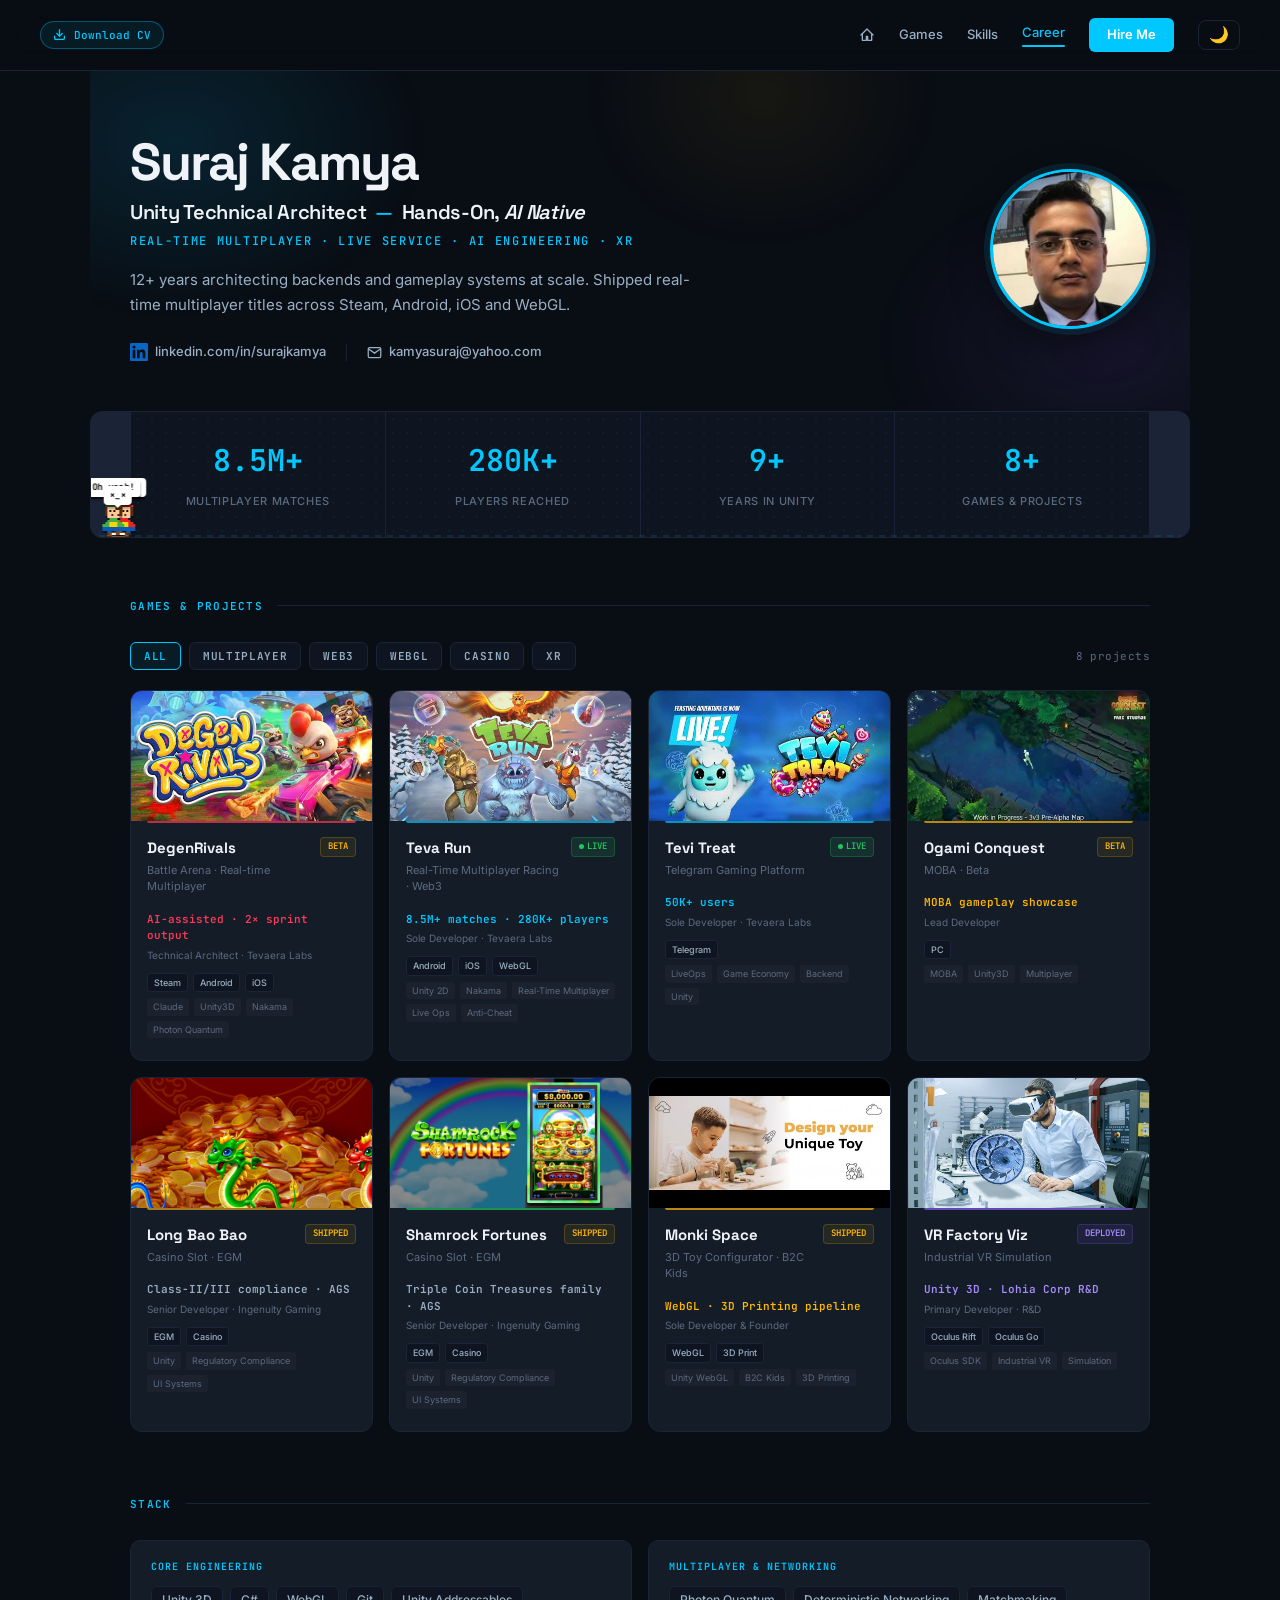
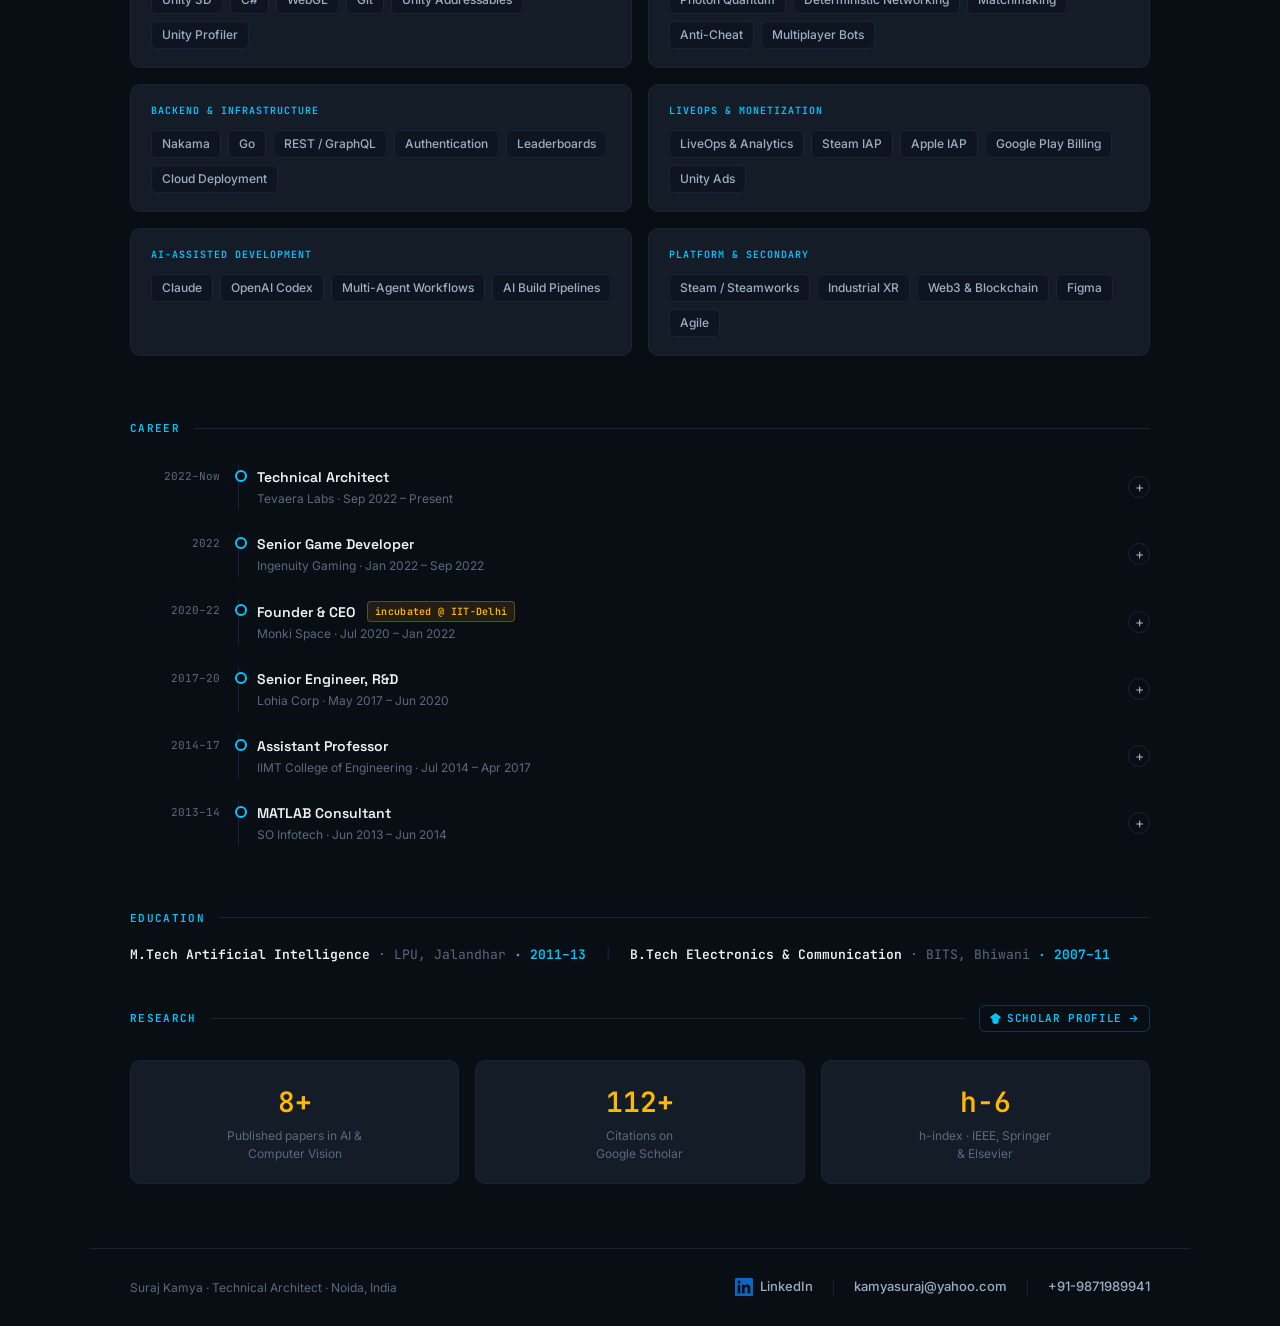
<file: index.html>
<!DOCTYPE html>
<html lang="en" data-theme="dark">
<head>
<meta charset="UTF-8">
<meta name="viewport" content="width=device-width, initial-scale=1.0">
<title>Suraj Kamya — Technical Architect</title>
<meta name="description" content="Suraj Kamya — Technical Architect building real-time multiplayer & live-service games. 9+ years in Unity, Photon Quantum, Nakama, AI engineering.">
<link rel="canonical" href="https://kamyasuraj.github.io/portfolio/">
<meta property="og:type" content="website">
<meta property="og:url" content="https://kamyasuraj.github.io/portfolio/">
<meta property="og:title" content="Suraj Kamya — Technical Architect">
<meta property="og:description" content="9+ years in Unity. Real-time multiplayer & live-service games with Photon Quantum, Nakama, AI engineering.">
<meta property="og:image" content="https://kamyasuraj.github.io/portfolio/assets/og.png">
<meta property="og:image:width" content="1200">
<meta property="og:image:height" content="630">
<meta property="og:image:alt" content="Suraj Kamya — Technical Architect — Unity · Photon Quantum · Nakama · AI Engineering">
<meta name="twitter:card" content="summary_large_image">
<meta name="twitter:title" content="Suraj Kamya — Technical Architect">
<meta name="twitter:description" content="9+ years in Unity. Real-time multiplayer & live-service games with Photon Quantum, Nakama, AI engineering.">
<meta name="twitter:image" content="https://kamyasuraj.github.io/portfolio/assets/og.png">
<link rel="preconnect" href="https://fonts.googleapis.com">
<link rel="preconnect" href="https://fonts.gstatic.com" crossorigin>
<link rel="stylesheet" href="https://fonts.googleapis.com/css2?family=Space+Grotesk:wght@400;500;600;700&family=Inter:wght@400;500&family=JetBrains+Mono:wght@400;600&display=swap">
<script type="application/ld+json">
{
  "@context": "https://schema.org",
  "@type": "Person",
  "name": "Suraj Kamya",
  "givenName": "Suraj",
  "familyName": "Kamya",
  "jobTitle": "Technical Architect",
  "description": "Hands-on AI Native Unity Technical Architect. 9+ years in Unity, building real-time multiplayer and live-service games with Photon Quantum, Nakama and backend infrastructure.",
  "url": "https://kamyasuraj.github.io/portfolio/",
  "image": "https://kamyasuraj.github.io/portfolio/assets/og.png",
  "email": "mailto:kamyasuraj@yahoo.com",
  "telephone": "+91-9871989941",
  "sameAs": [
    "https://linkedin.com/in/surajkamya",
    "https://scholar.google.com/citations?hl=en&user=75t6XhMAAAAJ",
    "https://github.com/kamyasuraj"
  ],
  "knowsAbout": [
    "Unity 3D", "C#", "Photon Quantum", "Nakama", "Go",
    "Real-time Multiplayer", "Deterministic Networking", "Matchmaking",
    "Live Service", "LiveOps", "Backend Infrastructure",
    "WebGL", "Web3", "AI Engineering", "Computer Vision"
  ],
  "alumniOf": [
    { "@type": "CollegeOrUniversity", "name": "Lovely Professional University", "department": "M.Tech Artificial Intelligence" },
    { "@type": "CollegeOrUniversity", "name": "BITS Bhiwani", "department": "B.Tech Electronics & Communication" }
  ],
  "address": {
    "@type": "PostalAddress",
    "addressLocality": "Noida",
    "addressRegion": "Uttar Pradesh",
    "addressCountry": "IN"
  }
}
</script>
<link rel="icon" type="image/svg+xml" href="data:image/svg+xml,%3Csvg xmlns='http://www.w3.org/2000/svg' viewBox='0 0 24 24' fill='%2300C8FF'%3E%3Cpath d='M17.32 5H6.68a4 4 0 0 0-3.978 3.59c-.006.052-.01.101-.017.152C2.604 9.416 2 14.456 2 16a3 3 0 0 0 3 3c1 0 1.5-.5 2-1l1.414-1.414A2 2 0 0 1 9.828 16h4.344a2 2 0 0 1 1.414.586L17 18c.5.5 1 1 2 1a3 3 0 0 0 3-3c0-1.545-.604-6.584-.685-7.258A4 4 0 0 0 17.32 5z'/%3E%3Cg fill='%230F1520'%3E%3Crect x='6' y='10.25' width='4' height='1.5' rx='.5'/%3E%3Crect x='7.25' y='9' width='1.5' height='4' rx='.5'/%3E%3Ccircle cx='15' cy='12' r='.9'/%3E%3Ccircle cx='17' cy='10' r='.9'/%3E%3C/g%3E%3C/svg%3E">
<style>
  *{margin:0;padding:0;box-sizing:border-box}
  html{scroll-behavior:smooth;scroll-padding-top:80px}
  [data-theme="dark"]{
    --bg:#090D14;--surface:#0F1520;--card:#141C28;--border:#1A2436;
    --cyan:#00C8FF;--amber:#FFB700;--red:#FF3857;--purple:#8B5CF6;--green:#22C55E;
    --text:#EFF3F8;--muted:#5A6A7E;--soft:#9AAFC4;
    --nav-bg:rgba(9,13,20,.92);--shadow:rgba(0,0,0,.45);--chip-bg:#0F1520;
  }
  [data-theme="light"]{
    --bg:#F0F4FA;--surface:#FFFFFF;--card:#FFFFFF;--border:#DDE3EE;
    --cyan:#0077CC;--amber:#D97706;--red:#DC2626;--purple:#7C3AED;--green:#16A34A;
    --text:#0F172A;--muted:#64748B;--soft:#334155;
    --nav-bg:rgba(240,244,250,.95);--shadow:rgba(0,0,0,.1);--chip-bg:#F0F4FA;
  }
  body{background:var(--bg);color:var(--text);font-family:'Inter',sans-serif;line-height:1.5;transition:background .3s,color .3s}
  nav{display:flex;justify-content:space-between;align-items:center;padding:18px 40px;border-bottom:1px solid var(--border);position:sticky;top:0;background:var(--nav-bg);backdrop-filter:blur(12px);z-index:100;transition:background .3s}
  .nav-status{display:inline-flex;align-items:center;gap:8px;background:rgba(0,200,255,.08);border:1px solid rgba(0,200,255,.2);color:var(--cyan);font-size:11px;font-weight:500;padding:5px 12px;border-radius:20px;font-family:'JetBrains Mono',monospace;text-decoration:none;transition:background .2s,border-color .2s;white-space:nowrap}
  .nav-status:hover{background:rgba(0,200,255,.15);border-color:rgba(0,200,255,.4)}
  .nav-links{display:flex;gap:24px;align-items:center;margin-left:auto}
  .nav-links a{color:var(--soft);text-decoration:none;font-size:13px;font-weight:500;transition:color .2s}
  .nav-links a:hover{color:var(--text)}
  .nav-home{display:inline-flex;align-items:center;justify-content:center}
  .nav-home:hover{color:var(--cyan)}
  .nav-home svg{display:block}
  .nav-cta{background:var(--cyan)!important;color:#fff!important;padding:7px 18px;border-radius:6px;font-weight:600!important}
  .theme-btn{background:none;border:1px solid var(--border);border-radius:8px;padding:6px 10px;cursor:pointer;font-size:16px;transition:all .2s;color:var(--text);line-height:1}
  .theme-btn:hover{border-color:var(--cyan)}
  .hero{padding:64px 40px 48px;max-width:1100px;margin:0 auto;display:grid;grid-template-columns:1fr auto;gap:40px;align-items:center}
  .hero-left{max-width:580px}
  .pulse-dot{width:7px;height:7px;background:var(--cyan);border-radius:50%;animation:pulse-glow 2s infinite;display:inline-block;flex-shrink:0}
  @keyframes pulse-glow{0%,100%{opacity:1;box-shadow:0 0 0 0 rgba(0,200,255,.4)}50%{opacity:.6;box-shadow:0 0 0 6px rgba(0,200,255,0)}}
  @keyframes pulse-glow-green{0%,100%{opacity:1;box-shadow:0 0 0 0 rgba(34,197,94,.4)}50%{opacity:.6;box-shadow:0 0 0 5px rgba(34,197,94,0)}}
  h1{font-family:'Space Grotesk',sans-serif;font-size:52px;font-weight:700;line-height:1.05;letter-spacing:-2px;margin-bottom:10px;color:var(--text)}
  .hero-headline{font-family:'Space Grotesk',sans-serif;font-size:20px;font-weight:600;line-height:1.35;margin-bottom:6px;color:var(--text);letter-spacing:-.3px}
  .hero-headline .hl-accent{color:var(--text);font-style:italic;font-weight:600}
  .hero-headline .hl-dash{color:var(--cyan);margin:0 4px;font-weight:500}
  .hero-tagline{font-family:'JetBrains Mono',monospace;font-size:12px;font-weight:500;color:var(--cyan);text-transform:uppercase;letter-spacing:.14em;margin-bottom:18px;opacity:.85}
  .hero-sub{font-size:15px;color:var(--soft);margin-bottom:24px;line-height:1.65}
  .hero-sub strong{color:var(--text);font-weight:600}
  .nav-cv{color:var(--cyan);background:rgba(0,200,255,.08);border-color:rgba(0,200,255,.35)}
  .nav-cv:hover{color:#fff;background:var(--cyan);border-color:var(--cyan);box-shadow:0 4px 14px rgba(0,200,255,.35);transform:translateY(-1px)}
  .nav-cv{transition:all .2s}
  .nav-cv svg{flex-shrink:0}
  .contact-row{display:flex;align-items:center;gap:18px;flex-wrap:wrap}
  .contact-item{display:inline-flex;align-items:center;gap:7px;color:var(--soft);text-decoration:none;font-size:13px;font-weight:500;transition:color .2s}
  .contact-item:hover{color:var(--cyan)}
  .contact-sep{color:var(--border);font-size:14px}
  .li-logo{width:18px;height:18px;flex-shrink:0}
  .hero-photo{position:relative;flex-shrink:0}
  .hero-photo img{width:160px;height:160px;border-radius:50%;object-fit:cover;object-position:center top;border:3px solid var(--cyan);box-shadow:0 0 0 6px rgba(0,200,255,.1),0 16px 40px var(--shadow);display:block}
  .stats-bar{display:grid;grid-template-columns:repeat(4,1fr);gap:1px;background:var(--border);border:1px solid var(--border);border-radius:12px;overflow:hidden;max-width:1100px;margin:0 auto 60px;padding:0 40px}
  .stat-item{background:var(--surface);padding:26px 20px;text-align:center;transition:background .3s}
  .stat-val{font-family:'JetBrains Mono',monospace;font-size:30px;font-weight:600;color:var(--cyan);margin-bottom:4px;display:block}
  .stat-label{font-size:11px;color:var(--muted);font-weight:500;text-transform:uppercase;letter-spacing:.06em}
  .section{max-width:1100px;margin:0 auto;padding:0 40px 64px}
  .sec-header{display:flex;align-items:center;gap:14px;margin-bottom:28px}
  .sec-tag{font-family:'JetBrains Mono',monospace;font-size:11px;color:var(--cyan);font-weight:600;letter-spacing:.12em;text-transform:uppercase}
  .sec-divider{flex:1;height:1px;background:var(--border)}
  .games-grid{display:grid;grid-template-columns:repeat(4,1fr);gap:16px}
  .game-card{background:var(--card);border:1px solid var(--border);border-radius:12px;overflow:hidden;transition:all .25s;cursor:pointer;text-decoration:none;color:inherit;display:flex;flex-direction:column}
  .game-card:hover{transform:translateY(-4px);box-shadow:0 10px 36px var(--shadow);border-color:var(--accent-color)}
  .card-thumb{width:100%;height:130px;overflow:hidden;position:relative;flex-shrink:0}
  .card-thumb img{width:100%;height:100%;object-fit:cover;transition:transform .3s}
  .game-card:hover .card-thumb img{transform:scale(1.05)}
  .play-overlay{position:absolute;inset:0;display:flex;align-items:center;justify-content:center;background:rgba(0,0,0,.4);opacity:0;transition:opacity .3s;z-index:2}
  .game-card:hover .play-overlay{opacity:1}
  .play-btn{width:50px;height:50px;background:rgba(255,0,0,.9);border-radius:50%;display:flex;align-items:center;justify-content:center;box-shadow:0 4px 15px rgba(0,0,0,.4);transition:transform .2s}
  .game-card:hover .play-btn{transform:scale(1.1)}
  .play-btn::after{content:'';display:block;width:0;height:0;border-style:solid;border-width:9px 0 9px 16px;border-color:transparent transparent transparent #fff;margin-left:3px}
  .video-modal{display:none;position:fixed;inset:0;z-index:1000;align-items:center;justify-content:center;background:rgba(0,0,0,.85);backdrop-filter:blur(6px)}
  .video-modal.active{display:flex}
  .video-modal-content{position:relative;width:90%;max-width:900px;aspect-ratio:16/9;border-radius:12px;overflow:hidden;box-shadow:0 20px 60px rgba(0,0,0,.6)}
  .video-modal-content iframe{width:100%;height:100%;border:none}
  .video-modal-close{position:absolute;top:-40px;right:0;background:none;border:none;color:#fff;font-size:28px;cursor:pointer;padding:4px 10px;border-radius:6px;transition:background .2s}
  .video-modal-close:hover{background:rgba(255,255,255,.1)}
  .video-modal-yt-btn{position:absolute;bottom:-44px;left:50%;transform:translateX(-50%);background:rgba(255,0,0,.9);color:#fff;border:none;padding:8px 18px;border-radius:6px;font-size:13px;font-weight:600;cursor:pointer;display:flex;align-items:center;gap:6px;transition:background .2s;white-space:nowrap}
  .video-modal-yt-btn:hover{background:rgba(255,0,0,1)}
  .card-thumb-grad{display:flex;align-items:center;justify-content:center;height:130px}
  .thumb-icon{font-size:42px;opacity:.8;filter:drop-shadow(0 2px 8px rgba(0,0,0,.5))}
  .card-body{padding:16px;display:flex;flex-direction:column;flex:1;position:relative}
  .card-body::before{content:'';position:absolute;top:0;left:16px;right:16px;height:2px;background:var(--accent-color);border-radius:0 0 2px 2px;opacity:.7}
  .card-header{display:flex;justify-content:space-between;align-items:flex-start;margin-bottom:8px;gap:8px}
  .card-title{font-family:'Space Grotesk',sans-serif;font-size:15px;font-weight:700;margin-bottom:2px;color:var(--text)}
  .card-sub{font-size:11px;color:var(--muted)}
  .status-badge{font-family:'JetBrains Mono',monospace;font-size:9px;font-weight:600;padding:2px 7px;border-radius:4px;white-space:nowrap;display:inline-flex;align-items:center;gap:3px;flex-shrink:0}
  .status-live{background:rgba(34,197,94,.12);color:#22C55E;border:1px solid rgba(34,197,94,.25)}
  .live-dot{width:5px;height:5px;background:#22C55E;border-radius:50%;animation:pulse-glow-green 2s infinite;display:inline-block}
  .status-dev{background:rgba(255,56,87,.1);color:#FF6B7A;border:1px solid rgba(255,56,87,.2)}
  .status-shipped{background:rgba(255,183,0,.08);color:var(--amber);border:1px solid rgba(255,183,0,.2)}
  .card-stat{font-family:'JetBrains Mono',monospace;font-size:11px;margin:8px 0 4px;font-weight:600}
  .card-role{font-size:10px;color:var(--muted);margin-bottom:10px}
  .platform-tags,.card-tags{display:flex;flex-wrap:wrap;gap:5px;margin-bottom:6px}
  .platform-tag{font-size:9px;background:var(--surface);border:1px solid var(--border);color:var(--soft);padding:2px 6px;border-radius:3px;font-weight:500}
  .card-tag{font-size:9px;color:var(--muted);background:rgba(128,128,128,.06);padding:2px 6px;border-radius:3px}
  .skills-grid{display:grid;grid-template-columns:repeat(2,1fr);gap:16px}
  .skill-group{background:var(--card);border:1px solid var(--border);border-radius:10px;padding:18px 20px;transition:background .3s}
  .skill-category{font-family:'JetBrains Mono',monospace;font-size:10px;color:var(--cyan);font-weight:600;letter-spacing:.1em;text-transform:uppercase;margin-bottom:12px}
  .skill-chips{display:flex;flex-wrap:wrap;gap:7px}
  .chip{font-size:12px;padding:4px 10px;border-radius:6px;border:1px solid var(--border);color:var(--soft);background:var(--chip-bg);font-weight:500;transition:all .2s}
  .chip:hover{color:var(--text);border-color:var(--cyan)}
  .timeline{display:flex;flex-direction:column}
  .tl-item{display:grid;grid-template-columns:90px 1px 1fr;gap:0 18px;padding-bottom:22px}
  .tl-item:last-child{padding-bottom:0}
  .tl-year{font-family:'JetBrains Mono',monospace;font-size:11px;color:var(--muted);padding-top:3px;text-align:right}
  .tl-line{background:var(--border);position:relative}
  .tl-line::before{content:'';position:absolute;width:8px;height:8px;background:var(--bg);border:2px solid var(--cyan);border-radius:50%;left:-3.5px;top:5px;transition:background .3s}
  .tl-role{font-size:14px;font-weight:600;margin-bottom:2px;font-family:'Space Grotesk',sans-serif;color:var(--text)}
  .tl-badge{display:inline-block;font-family:'JetBrains Mono',monospace;font-size:10px;font-weight:600;letter-spacing:.03em;color:var(--amber);background:rgba(255,183,0,.1);border:1px solid rgba(255,183,0,.3);padding:2px 7px;border-radius:4px;margin-left:8px;vertical-align:2px;white-space:nowrap}
  .tl-co{font-size:12px;color:var(--muted)}
  .tl-content{width:100%}
  .tl-header{width:100%;display:flex;align-items:center;justify-content:space-between;gap:12px;background:none;border:none;padding:2px 0;margin:0;cursor:pointer;text-align:left;color:inherit;font:inherit;border-radius:6px;transition:background .15s}
  .tl-header:hover{background:rgba(0,200,255,.04)}
  .tl-header:hover .tl-role{color:var(--cyan)}
  .tl-header:focus-visible{outline:2px solid var(--cyan);outline-offset:2px}
  .tl-toggle{display:inline-flex;align-items:center;justify-content:center;width:22px;height:22px;border-radius:50%;border:1px solid var(--border);color:var(--soft);font-size:14px;line-height:1;font-weight:400;flex-shrink:0;transition:transform .25s ease,border-color .2s,color .2s,background .2s}
  .tl-header:hover .tl-toggle{border-color:var(--cyan);color:var(--cyan)}
  .tl-content.expanded .tl-toggle{transform:rotate(45deg);background:var(--cyan);border-color:var(--cyan);color:#fff}
  .tl-details-wrap{display:grid;grid-template-rows:0fr;transition:grid-template-rows .3s ease}
  .tl-content.expanded .tl-details-wrap{grid-template-rows:1fr}
  .tl-details{overflow:hidden;min-height:0}
  .tl-details-inner{padding:14px 0 6px}
  .tl-metric{display:inline-block;font-family:'JetBrains Mono',monospace;font-size:10px;color:var(--cyan);background:rgba(0,200,255,.08);border:1px solid rgba(0,200,255,.2);padding:3px 8px;border-radius:4px;margin-bottom:12px;letter-spacing:.04em;font-weight:600}
  .tl-bullets{list-style:none;padding:0;margin:0 0 14px}
  .tl-bullets li{position:relative;padding-left:16px;font-size:13px;color:var(--soft);line-height:1.6;margin-bottom:8px}
  .tl-bullets li::before{content:'';position:absolute;left:0;top:9px;width:5px;height:5px;background:var(--cyan);border-radius:50%;opacity:.7}
  .tl-bullets li strong{color:var(--text);font-weight:600}
  .tl-stack{display:flex;flex-wrap:wrap;gap:6px}
  .tl-stack .chip{font-size:11px;padding:3px 8px}
  .sec-link{display:inline-flex;align-items:center;gap:6px;font-family:'JetBrains Mono',monospace;font-size:11px;font-weight:600;color:var(--cyan);text-decoration:none;letter-spacing:.06em;text-transform:uppercase;padding:4px 10px;border:1px solid rgba(0,200,255,.25);border-radius:6px;transition:all .2s;white-space:nowrap}
  .sec-link:hover{background:rgba(0,200,255,.08);border-color:var(--cyan);transform:translateX(2px)}
  .sec-link svg{width:11px;height:11px}
  .research-row{display:grid;grid-template-columns:repeat(3,1fr);gap:16px}
  .research-card{background:var(--card);border:1px solid var(--border);border-radius:10px;padding:20px;text-align:center;transition:background .3s}
  .research-val{font-family:'JetBrains Mono',monospace;font-size:28px;color:var(--amber);font-weight:600;margin-bottom:4px}
  .research-lbl{font-size:12px;color:var(--muted);line-height:1.5}
  .footer{border-top:1px solid var(--border);padding:28px 40px;max-width:1100px;margin:0 auto;display:flex;justify-content:space-between;align-items:center;flex-wrap:wrap;gap:16px}
  .footer-left{font-size:12px;color:var(--muted);line-height:1.6}
  .scroll-progress{position:fixed;top:0;left:0;right:0;height:2px;background:linear-gradient(90deg,var(--cyan) 0%,#8B5CF6 100%);transform:scaleX(0);transform-origin:0 50%;z-index:1000;pointer-events:none;will-change:transform;box-shadow:0 0 8px rgba(0,200,255,.5)}
  /* hero stagger-in (#1) */
  @keyframes hero-rise{from{opacity:0;transform:translateY(18px)}to{opacity:1;transform:translateY(0)}}
  .hero-left>*,.hero-photo{opacity:0;animation:hero-rise .6s cubic-bezier(.2,.7,.2,1) forwards}
  .hero-left>*:nth-child(1){animation-delay:.05s}
  .hero-left>*:nth-child(2){animation-delay:.15s}
  .hero-left>*:nth-child(3){animation-delay:.25s}
  .hero-left>*:nth-child(4){animation-delay:.35s}
  .hero-left>*:nth-child(5){animation-delay:.45s}
  .hero-photo{animation-delay:.25s}
  /* section reveal on scroll (#2) */
  .reveal{opacity:0;transform:translateY(24px);transition:opacity .6s ease-out,transform .6s cubic-bezier(.2,.7,.2,1)}
  .reveal.in-view{opacity:1;transform:translateY(0)}
  /* scroll-spy active nav (#3) */
  .nav-links a.active{color:var(--cyan)!important}
  .nav-links a.active::after{content:'';display:block;height:2px;background:var(--cyan);margin-top:2px;border-radius:1px}
  /* filter chips (#4) */
  .filter-chips{display:flex;flex-wrap:wrap;gap:8px;margin-bottom:20px;align-items:center}
  .filter-chip{font-family:'JetBrains Mono',monospace;font-size:11px;padding:6px 13px;border:1px solid var(--border);background:var(--chip-bg);color:var(--soft);border-radius:6px;cursor:pointer;text-transform:uppercase;letter-spacing:.06em;font-weight:600;transition:all .2s}
  .filter-chip:hover{color:var(--text);border-color:var(--cyan)}
  .filter-chip.active{color:var(--cyan);background:rgba(0,200,255,.08);border-color:var(--cyan)}
  .filter-count{font-size:11px;color:var(--muted);font-family:'JetBrains Mono',monospace;margin-left:auto;letter-spacing:.04em}
  .game-card.filter-hidden{display:none}
  /* card hover glow + thumbnail shimmer (#5) */
  .game-card{transition:transform .25s,border-color .25s,box-shadow .3s}
  .game-card:hover{box-shadow:0 10px 36px var(--shadow),0 0 0 1px var(--accent-color),0 0 22px rgba(0,200,255,.12)}
  .card-thumb{position:relative;isolation:isolate}
  .card-thumb::after{content:'';position:absolute;inset:0;pointer-events:none;background:linear-gradient(120deg,transparent 30%,rgba(255,255,255,.18) 50%,transparent 70%);transform:translateX(-100%);transition:transform .9s cubic-bezier(.4,0,.2,1);z-index:3}
  .game-card:hover .card-thumb::after{transform:translateX(100%)}
  /* hero gradient mesh (#6) */
  .hero{position:relative;overflow:hidden}
  .hero::before{content:'';position:absolute;inset:-60px;z-index:0;pointer-events:none;background:radial-gradient(ellipse 420px 300px at 12% 28%,rgba(0,200,255,.12),transparent 60%),radial-gradient(ellipse 380px 280px at 88% 72%,rgba(139,92,246,.10),transparent 60%),radial-gradient(ellipse 300px 260px at 60% 18%,rgba(255,183,0,.06),transparent 60%);animation:mesh-drift 22s ease-in-out infinite;filter:blur(2px)}
  .hero>*{position:relative;z-index:1}
  @keyframes mesh-drift{0%,100%{transform:translate(0,0) scale(1)}33%{transform:translate(28px,-18px) scale(1.06)}66%{transform:translate(-22px,26px) scale(.96)}}
  /* toast (#10) */
  .toast{position:fixed;bottom:80px;left:50%;transform:translateX(-50%) translateY(20px);background:var(--card);color:var(--text);border:1px solid var(--cyan);padding:10px 18px;border-radius:8px;font-size:13px;font-weight:600;box-shadow:0 8px 32px rgba(0,0,0,.4),0 0 16px rgba(0,200,255,.2);z-index:2000;opacity:0;pointer-events:none;transition:opacity .25s,transform .25s;display:inline-flex;align-items:center;gap:8px}
  .toast.show{opacity:1;transform:translateX(-50%) translateY(0)}
  .toast svg{width:14px;height:14px;color:var(--cyan)}
  .contact-item[data-copy]{cursor:pointer}
  /* back to top (#11) */
  .back-to-top{position:fixed;bottom:24px;right:24px;width:42px;height:42px;border-radius:50%;background:var(--card);border:1px solid var(--border);color:var(--soft);cursor:pointer;z-index:1500;display:flex;align-items:center;justify-content:center;opacity:0;transform:translateY(8px);pointer-events:none;transition:opacity .25s,transform .25s,color .2s,border-color .2s,background .2s;box-shadow:0 4px 16px var(--shadow)}
  .back-to-top.show{opacity:1;transform:translateY(0);pointer-events:auto}
  .back-to-top:hover{color:var(--cyan);border-color:var(--cyan);background:rgba(0,200,255,.05)}
  .back-to-top svg{width:18px;height:18px}
  /* stats bar dot grid (#16) */
  .stat-item{background-color:var(--surface);background-image:radial-gradient(rgba(0,200,255,.05) 1px,transparent 1px);background-size:14px 14px}
  /* reduce motion */
  @media (prefers-reduced-motion:reduce){
    .hero-left>*,.hero-photo,.reveal{opacity:1;transform:none;animation:none;transition:none}
    .hero::before,.card-thumb::after{animation:none;transition:none}
  }
  /* print stylesheet (#12) */
  @media print{
    *{background:#fff!important;color:#000!important;box-shadow:none!important;text-shadow:none!important}
    body{font-size:11pt;line-height:1.4}
    nav,.scroll-progress,.mario-stage,.video-modal,.back-to-top,.theme-btn,.nav-cta,.nav-cv,.play-overlay,.filter-chips,.toast,.hero::before{display:none!important}
    .hero{display:block;padding:12pt 0;page-break-after:avoid}
    .hero-photo{float:right;margin-left:16pt}
    .hero-photo img{width:90pt;height:90pt;border:1pt solid #333!important}
    h1{font-size:24pt}
    .hero-headline{font-size:13pt}
    .hero-tagline,.hero-sub{font-size:10pt}
    .hl-accent{font-style:italic}
    .stats-bar{display:flex;flex-direction:row;gap:0;border:1pt solid #999!important;border-radius:0!important;padding:0!important;margin:8pt 0 16pt!important;page-break-inside:avoid}
    .stat-item{padding:8pt 12pt;border-right:1pt solid #ccc!important;background:none!important;flex:1;text-align:left}
    .stat-val{color:#0066CC!important;font-size:14pt;font-weight:700}
    .stat-label{font-size:8pt;color:#444!important}
    .section{padding:6pt 0!important;page-break-inside:avoid;max-width:none}
    .sec-header{margin-bottom:8pt}
    .sec-tag{color:#000!important;border-bottom:1pt solid #000;padding-bottom:2pt}
    .sec-divider,.sec-link{display:none!important}
    .games-grid{grid-template-columns:1fr 1fr;gap:8pt}
    .game-card{break-inside:avoid;border:.5pt solid #aaa!important}
    .card-thumb{display:none!important}
    .card-title{font-size:11pt}
    .skills-grid{grid-template-columns:1fr 1fr;gap:8pt}
    .chip{border:.5pt solid #ccc!important;padding:1pt 5pt!important;font-size:9pt!important}
    .tl-content,.tl-content .tl-details-wrap{display:block!important;grid-template-rows:1fr!important}
    .tl-details,.tl-details-inner{overflow:visible!important;padding:4pt 0!important}
    .tl-toggle{display:none!important}
    .tl-bullets li{font-size:10pt}
    .tl-metric{border:.5pt solid #999!important;font-size:8pt!important}
    .research-row{grid-template-columns:1fr 1fr 1fr;gap:6pt}
    .research-card{padding:8pt!important;border:.5pt solid #aaa!important}
    .research-val{color:#D97706!important;font-size:14pt!important}
    .footer{border-top:1pt solid #999;padding:8pt 0!important;page-break-before:avoid}
    a{color:#0066CC!important;text-decoration:underline}
    .pulse-dot,.live-dot{display:none}
    .edu-line .edu-year{color:#0066CC!important}
  }
  .edu-strip{padding-bottom:40px}
  .edu-strip .sec-header{margin-bottom:18px}
  .edu-line{display:flex;align-items:center;flex-wrap:wrap;gap:10px 18px;font-family:'JetBrains Mono',monospace;font-size:13px;color:var(--soft);line-height:1.5}
  .edu-line strong{color:var(--text);font-weight:600}
  .edu-line .edu-inst{color:var(--muted)}
  .edu-line .edu-year{color:var(--cyan);font-weight:600}
  .edu-line .edu-sep{color:var(--border);font-size:14px;user-select:none}
  @media(max-width:900px){.games-grid{grid-template-columns:repeat(2,1fr)}}
  @media(max-width:768px){
    nav{padding:14px 16px}
    .nav-status{padding:5px 8px;font-size:10px;gap:6px}
    .nav-status-text{display:none}
    .nav-links{gap:14px}.nav-links a{font-size:12px}
    .nav-cta{padding:6px 12px!important}
    .hero{padding:40px 20px 36px;grid-template-columns:1fr;gap:24px}
    .hero-photo{justify-self:center}h1{font-size:36px}
    .stats-bar{grid-template-columns:repeat(2,1fr);padding:0 20px}
    .section{padding:0 20px 48px}.games-grid{grid-template-columns:1fr}
    .skills-grid,.research-row{grid-template-columns:1fr}
    .footer{padding:20px;flex-direction:column;text-align:center}
  }
</style>
<link rel="stylesheet" href="assets/css/mario-stats.css?v=4">
</head>
<body>
<div class="scroll-progress" id="scrollProgress" aria-hidden="true"></div>
<nav>
  <a href="https://www.dropbox.com/scl/fi/f3dcb98e8a2lms89a1bqs/Suraj-Kamya-TA.pdf?rlkey=ezwufm5gnt34ykd9lqalr9suq&amp;dl=1" target="_blank" rel="noopener" class="nav-status nav-cv" title="Download CV (PDF)">
    <svg width="13" height="13" viewBox="0 0 24 24" fill="none" stroke="currentColor" stroke-width="2.4" stroke-linecap="round" stroke-linejoin="round"><path d="M21 15v4a2 2 0 0 1-2 2H5a2 2 0 0 1-2-2v-4"/><polyline points="7 10 12 15 17 10"/><line x1="12" y1="15" x2="12" y2="3"/></svg>
    <span class="nav-status-text">Download CV</span>
  </a>
  <div class="nav-links">
    <a href="#" class="nav-home" title="Home" aria-label="Home"><svg width="16" height="16" viewBox="0 0 24 24" fill="none" stroke="currentColor" stroke-width="2" stroke-linecap="round" stroke-linejoin="round"><path d="M3 12L12 3l9 9"/><path d="M5 10v10h6v-6h2v6h6V10"/></svg></a>
    <a href="#games">Games</a><a href="#skills">Skills</a><a href="#career">Career</a>
    <a href="mailto:kamyasuraj@yahoo.com" class="nav-cta">Hire Me</a>
    <button class="theme-btn" id="themeBtn" onclick="toggleTheme()" title="Toggle theme">🌙</button>
  </div>
</nav>

<div class="hero">
  <div class="hero-left">
    <h1>Suraj Kamya</h1>
    <p class="hero-headline">Unity Technical Architect <span class="hl-dash">—</span> Hands-On, <span class="hl-accent">AI Native</span></p>
    <p class="hero-tagline">Real-time Multiplayer · Live service · AI Engineering · XR</p>
    <p class="hero-sub">12+ years architecting backends and gameplay systems at scale. Shipped real-time multiplayer titles across Steam, Android, iOS and WebGL.</p>
    <div class="contact-row">
      <a href="https://linkedin.com/in/surajkamya" target="_blank" class="contact-item">
        <svg class="li-logo" xmlns="http://www.w3.org/2000/svg" viewBox="0 0 24 24" fill="#0A66C2"><path d="M20.447 20.452h-3.554v-5.569c0-1.328-.027-3.037-1.852-3.037-1.853 0-2.136 1.445-2.136 2.939v5.667H9.351V9h3.414v1.561h.046c.477-.9 1.637-1.85 3.37-1.85 3.601 0 4.267 2.37 4.267 5.455v6.286zM5.337 7.433a2.062 2.062 0 01-2.063-2.065 2.064 2.064 0 112.063 2.065zm1.782 13.019H3.555V9h3.564v11.452zM22.225 0H1.771C.792 0 0 .774 0 1.729v20.542C0 23.227.792 24 1.771 24h20.451C23.2 24 24 23.227 24 22.271V1.729C24 .774 23.2 0 22.222 0h.003z"/></svg>
        linkedin.com/in/surajkamya
      </a>
      <span class="contact-sep">|</span>
      <a href="mailto:kamyasuraj@yahoo.com" class="contact-item" data-copy="kamyasuraj@yahoo.com" title="Click to copy email">
        <svg width="15" height="15" viewBox="0 0 24 24" fill="none" stroke="currentColor" stroke-width="2"><path d="M4 4h16c1.1 0 2 .9 2 2v12c0 1.1-.9 2-2 2H4c-1.1 0-2-.9-2-2V6c0-1.1.9-2 2-2z"/><polyline points="22,6 12,13 2,6"/></svg>
        kamyasuraj@yahoo.com
      </a>
    </div>
  </div>
  <div class="hero-photo">
    <img src="[data-uri]" alt="Suraj Kamya">
  </div>
</div>

<div class="stats-bar reveal">
  <div class="stat-item"><span class="stat-val">8.5M+</span><span class="stat-label">Multiplayer Matches</span></div>
  <div class="stat-item"><span class="stat-val">280K+</span><span class="stat-label">Players Reached</span></div>
  <div class="stat-item"><span class="stat-val">9+</span><span class="stat-label">Years in Unity</span></div>
  <div class="stat-item"><span class="stat-val">8+</span><span class="stat-label">Games & Projects</span></div>
  <div class="mario-stage" id="marioStage" aria-hidden="true"></div>
</div>

<div class="section reveal" id="games">
  <div class="sec-header"><span class="sec-tag">Games & Projects</span><div class="sec-divider"></div></div>
  <div class="filter-chips" id="filterChips" role="tablist" aria-label="Filter projects by category"></div>
  <div class="games-grid" id="gamesGrid"></div>
</div>

<div class="section reveal" id="skills">
  <div class="sec-header"><span class="sec-tag">Stack</span><div class="sec-divider"></div></div>
  <div class="skills-grid">
    <div class="skill-group"><div class="skill-category">Core Engineering</div><div class="skill-chips"><span class="chip">Unity 3D</span><span class="chip">C#</span><span class="chip">WebGL</span><span class="chip">Git</span><span class="chip">Unity Addressables</span><span class="chip">Unity Profiler</span></div></div>
    <div class="skill-group"><div class="skill-category">Multiplayer & Networking</div><div class="skill-chips"><span class="chip">Photon Quantum</span><span class="chip">Deterministic Networking</span><span class="chip">Matchmaking</span><span class="chip">Anti-Cheat</span><span class="chip">Multiplayer Bots</span></div></div>
    <div class="skill-group"><div class="skill-category">Backend & Infrastructure</div><div class="skill-chips"><span class="chip">Nakama</span><span class="chip">Go</span><span class="chip">REST / GraphQL</span><span class="chip">Authentication</span><span class="chip">Leaderboards</span><span class="chip">Cloud Deployment</span></div></div>
    <div class="skill-group"><div class="skill-category">LiveOps & Monetization</div><div class="skill-chips"><span class="chip">LiveOps & Analytics</span><span class="chip">Steam IAP</span><span class="chip">Apple IAP</span><span class="chip">Google Play Billing</span><span class="chip">Unity Ads</span></div></div>
    <div class="skill-group"><div class="skill-category">AI-Assisted Development</div><div class="skill-chips"><span class="chip">Claude</span><span class="chip">OpenAI Codex</span><span class="chip">Multi-Agent Workflows</span><span class="chip">AI Build Pipelines</span></div></div>
    <div class="skill-group"><div class="skill-category">Platform & Secondary</div><div class="skill-chips"><span class="chip">Steam / Steamworks</span><span class="chip">Industrial XR</span><span class="chip">Web3 & Blockchain</span><span class="chip">Figma</span><span class="chip">Agile</span></div></div>
  </div>
</div>

<div class="section reveal" id="career">
  <div class="sec-header"><span class="sec-tag">Career</span><div class="sec-divider"></div></div>
  <div class="timeline">
    <div class="tl-item">
      <div class="tl-year">2022–Now</div>
      <div class="tl-line"></div>
      <div class="tl-content">
        <button class="tl-header" aria-expanded="false">
          <div>
            <div class="tl-role">Technical Architect</div>
            <div class="tl-co">Tevaera Labs · Sep 2022 – Present</div>
          </div>
          <span class="tl-toggle" aria-hidden="true">+</span>
        </button>
        <div class="tl-details-wrap"><div class="tl-details"><div class="tl-details-inner">
          <span class="tl-metric">8.5M+ matches · 280K+ players · 4 platforms</span>
          <ul class="tl-bullets">
            <li>Architected and delivered <strong>Teva Run</strong> as sole developer — real-time multiplayer backend on Unity, Photon Quantum and Nakama, scaling to <strong>8.5M+ matches across 280K+ players</strong> on Android, iOS and WebGL</li>
            <li>Engineered core multiplayer systems from scratch — matchmaking, deterministic gameplay validation, AI bots, anti-cheat and Web3 wallet connectivity</li>
            <li>Shipped <strong>Tevi Treat</strong> as sole developer — gameplay, backend, deployment and LiveOps for 50K+ users on Telegram Gaming</li>
            <li>Built game economies and monetization flows (Steam, Apple, Google Play IAP) across 4 platforms</li>
            <li>Pioneered AI-assisted engineering on <strong>Degen Rivals</strong> with Claude and Codex — <strong>2× sprint output</strong> vs. previous manual workflows</li>
          </ul>
          <div class="tl-stack">
            <span class="chip">Unity 3D</span><span class="chip">C#</span><span class="chip">Photon Quantum</span><span class="chip">Nakama</span><span class="chip">Go</span><span class="chip">WebGL</span><span class="chip">Web3</span><span class="chip">Steam · iOS · Android</span><span class="chip">Claude · Codex</span>
          </div>
        </div></div></div>
      </div>
    </div>

    <div class="tl-item">
      <div class="tl-year">2022</div>
      <div class="tl-line"></div>
      <div class="tl-content">
        <button class="tl-header" aria-expanded="false">
          <div>
            <div class="tl-role">Senior Game Developer</div>
            <div class="tl-co">Ingenuity Gaming · Jan 2022 – Sep 2022</div>
          </div>
          <span class="tl-toggle" aria-hidden="true">+</span>
        </button>
        <div class="tl-details-wrap"><div class="tl-details"><div class="tl-details-inner">
          <span class="tl-metric">2 casino titles · 12-person team</span>
          <ul class="tl-bullets">
            <li>Converted Class-III casino EGMs to <strong>Class-II compliance for AGS</strong> — adapted core game logic and platform architecture to meet tribal gaming regulatory requirements</li>
            <li>Delivered <strong>Long Bao Bao</strong> and <strong>Shamrock Fortunes</strong> — implemented new UI themes onto existing casino frameworks, resolving complex rendering and flow integration challenges</li>
            <li>Operated as IC within a 12-person team, mentoring 2 junior developers while owning debugging and platform-specific implementation</li>
          </ul>
          <div class="tl-stack">
            <span class="chip">Unity 3D</span><span class="chip">C#</span><span class="chip">Casino Frameworks</span><span class="chip">Regulatory Compliance</span><span class="chip">Mentoring</span>
          </div>
        </div></div></div>
      </div>
    </div>

    <div class="tl-item">
      <div class="tl-year">2020–22</div>
      <div class="tl-line"></div>
      <div class="tl-content">
        <button class="tl-header" aria-expanded="false">
          <div>
            <div class="tl-role">Founder &amp; CEO <span class="tl-badge">incubated @ IIT-Delhi</span></div>
            <div class="tl-co">Monki Space · Jul 2020 – Jan 2022</div>
          </div>
          <span class="tl-toggle" aria-hidden="true">+</span>
        </button>
        <div class="tl-details-wrap"><div class="tl-details"><div class="tl-details-inner">
          <span class="tl-metric">Founder · 5-person team · B2C kids platform</span>
          <ul class="tl-bullets">
            <li>Founded Monki Space and served as <strong>sole developer</strong> — built a Unity WebGL <strong>3D toy configurator</strong> letting kids customize characters in real time and generate 3D-printable physical products</li>
            <li>Owned all company operations alongside full technical ownership — <strong>team building (5 people)</strong>, investor fundraising, marketing strategy and product roadmap</li>
            <li>Developed end-to-end 3D printing workflows, integrating WebGL visualization with physical manufacturing pipelines for a B2C kids customization platform</li>
          </ul>
          <div class="tl-stack">
            <span class="chip">Unity 3D</span><span class="chip">WebGL</span><span class="chip">3D Printing</span><span class="chip">Fundraising</span><span class="chip">Product Strategy</span><span class="chip">Team Building</span>
          </div>
        </div></div></div>
      </div>
    </div>

    <div class="tl-item">
      <div class="tl-year">2017–20</div>
      <div class="tl-line"></div>
      <div class="tl-content">
        <button class="tl-header" aria-expanded="false">
          <div>
            <div class="tl-role">Senior Engineer, R&amp;D</div>
            <div class="tl-co">Lohia Corp · May 2017 – Jun 2020</div>
          </div>
          <span class="tl-toggle" aria-hidden="true">+</span>
        </button>
        <div class="tl-details-wrap"><div class="tl-details"><div class="tl-details-inner">
          <span class="tl-metric">2 VR apps · Industrial R&D · 5-person team</span>
          <ul class="tl-bullets">
            <li>Built <strong>2 VR applications (Oculus Rift &amp; Go)</strong> — enabling C-level visualization of room-scale industrial machinery configurations impractical to physically prototype</li>
            <li>Developed <strong>X-ray thickness measurement systems</strong> for plastic tape and sheet quality control in the raffia industry</li>
            <li>Primary developer in a 5-person R&amp;D team, mentoring 1 junior engineer across Unity, VR and industrial automation</li>
          </ul>
          <div class="tl-stack">
            <span class="chip">Unity 3D</span><span class="chip">VR</span><span class="chip">Oculus Rift &amp; Go</span><span class="chip">Industrial Automation</span><span class="chip">Computer Vision</span><span class="chip">X-ray Systems</span>
          </div>
        </div></div></div>
      </div>
    </div>

    <div class="tl-item">
      <div class="tl-year">2014–17</div>
      <div class="tl-line"></div>
      <div class="tl-content">
        <button class="tl-header" aria-expanded="false">
          <div>
            <div class="tl-role">Assistant Professor</div>
            <div class="tl-co">IIMT College of Engineering · Jul 2014 – Apr 2017</div>
          </div>
          <span class="tl-toggle" aria-hidden="true">+</span>
        </button>
        <div class="tl-details-wrap"><div class="tl-details"><div class="tl-details-inner">
          <span class="tl-metric">9+ publications · h-index 6 · MSME &amp; Govt. funded R&D</span>
          <ul class="tl-bullets">
            <li>Led <strong>AI and Computer Vision research projects</strong> under MSME and Govt.-funded R&amp;D programs</li>
            <li>Mentored engineering students and project teams across AI, Computer Vision and MATLAB</li>
            <li>Research output became the foundation for <strong>9+ publications and 119+ citations</strong> indexed by IEEE, Springer and Elsevier</li>
          </ul>
          <div class="tl-stack">
            <span class="chip">MATLAB</span><span class="chip">AI</span><span class="chip">Computer Vision</span><span class="chip">Research</span><span class="chip">IEEE · Springer · Elsevier</span><span class="chip">Teaching</span>
          </div>
        </div></div></div>
      </div>
    </div>

    <div class="tl-item">
      <div class="tl-year">2013–14</div>
      <div class="tl-line"></div>
      <div class="tl-content">
        <button class="tl-header" aria-expanded="false">
          <div>
            <div class="tl-role">MATLAB Consultant</div>
            <div class="tl-co">SO Infotech · Jun 2013 – Jun 2014</div>
          </div>
          <span class="tl-toggle" aria-hidden="true">+</span>
        </button>
        <div class="tl-details-wrap"><div class="tl-details"><div class="tl-details-inner">
          <span class="tl-metric">Industrial training · Workshops · Consulting</span>
          <ul class="tl-bullets">
            <li>Delivered <strong>MATLAB, AI and Computer Vision training programs</strong> across academic and industry audiences</li>
            <li>Conducted industrial workshops and technical consulting assignments</li>
          </ul>
          <div class="tl-stack">
            <span class="chip">MATLAB</span><span class="chip">AI</span><span class="chip">Computer Vision</span><span class="chip">Training</span><span class="chip">Consulting</span>
          </div>
        </div></div></div>
      </div>
    </div>
  </div>
</div>

<div class="section edu-strip reveal">
  <div class="sec-header"><span class="sec-tag">Education</span><div class="sec-divider"></div></div>
  <div class="edu-line">
    <span><strong>M.Tech Artificial Intelligence</strong> <span class="edu-inst">· LPU, Jalandhar</span> <span class="edu-year">· 2011–13</span></span>
    <span class="edu-sep">|</span>
    <span><strong>B.Tech Electronics &amp; Communication</strong> <span class="edu-inst">· BITS, Bhiwani</span> <span class="edu-year">· 2007–11</span></span>
  </div>
</div>

<div class="section reveal">
  <div class="sec-header">
    <span class="sec-tag">Research</span>
    <div class="sec-divider"></div>
    <a href="https://scholar.google.com/citations?hl=en&amp;user=75t6XhMAAAAJ" target="_blank" rel="noopener" class="sec-link">
      <svg viewBox="0 0 24 24" fill="currentColor"><path d="M5.242 13.769L0 9.5 12 0l12 9.5-5.242 4.269C17.548 11.249 14.978 9.5 12 9.5c-2.977 0-5.548 1.748-6.758 4.269zM12 10a7 7 0 1 0 0 14 7 7 0 0 0 0-14z"/></svg>
      Scholar profile
      <svg viewBox="0 0 24 24" fill="none" stroke="currentColor" stroke-width="2.5" stroke-linecap="round" stroke-linejoin="round"><line x1="5" y1="12" x2="19" y2="12"/><polyline points="13 6 19 12 13 18"/></svg>
    </a>
  </div>
  <div class="research-row">
    <div class="research-card"><div class="research-val">9+</div><div class="research-lbl">Published papers in AI &<br>Computer Vision</div></div>
    <div class="research-card"><div class="research-val">119+</div><div class="research-lbl">Citations on<br>Google Scholar</div></div>
    <div class="research-card"><div class="research-val">h-6</div><div class="research-lbl">h-index · IEEE, Springer<br>& Elsevier</div></div>
  </div>
</div>

<div class="footer">
  <div class="footer-left">Suraj Kamya · Technical Architect · Noida, India</div>
  <div class="contact-row">
    <a href="https://linkedin.com/in/surajkamya" target="_blank" class="contact-item">
      <svg class="li-logo" xmlns="http://www.w3.org/2000/svg" viewBox="0 0 24 24" fill="#0A66C2"><path d="M20.447 20.452h-3.554v-5.569c0-1.328-.027-3.037-1.852-3.037-1.853 0-2.136 1.445-2.136 2.939v5.667H9.351V9h3.414v1.561h.046c.477-.9 1.637-1.85 3.37-1.85 3.601 0 4.267 2.37 4.267 5.455v6.286zM5.337 7.433a2.062 2.062 0 01-2.063-2.065 2.064 2.064 0 112.063 2.065zm1.782 13.019H3.555V9h3.564v11.452zM22.225 0H1.771C.792 0 0 .774 0 1.729v20.542C0 23.227.792 24 1.771 24h20.451C23.2 24 24 23.227 24 22.271V1.729C24 .774 23.2 0 22.222 0h.003z"/></svg>
      LinkedIn
    </a>
    <span class="contact-sep">|</span>
    <a href="mailto:kamyasuraj@yahoo.com" class="contact-item" data-copy="kamyasuraj@yahoo.com" title="Click to copy">kamyasuraj@yahoo.com</a>
    <span class="contact-sep">|</span>
    <a href="tel:+919871989941" class="contact-item" data-copy="+91-9871989941" title="Click to copy">+91-9871989941</a>
  </div>
</div>

<button class="back-to-top" id="backToTop" aria-label="Back to top" title="Back to top">
  <svg viewBox="0 0 24 24" fill="none" stroke="currentColor" stroke-width="2.2" stroke-linecap="round" stroke-linejoin="round"><line x1="12" y1="19" x2="12" y2="5"/><polyline points="5 12 12 5 19 12"/></svg>
</button>
<div class="toast" id="toast" role="status" aria-live="polite"></div>

<div class="video-modal" id="videoModal">
  <div class="video-modal-content">
    <button class="video-modal-close" onclick="closeVideo()">✕</button>
    <iframe id="videoFrame" src="" allow="autoplay; encrypted-media" allowfullscreen></iframe>
    <button class="video-modal-yt-btn" onclick="openOnYouTube()">▶ Open on Vimeo</button>
  </div>
</div>

<script>
function gcEvent(name,title){
  if(window.goatcounter&&window.goatcounter.count){
    window.goatcounter.count({path:name,title:title||name,event:true});
  }
}

function toggleTheme(){
  const h=document.documentElement,b=document.getElementById('themeBtn');
  const dark=h.getAttribute('data-theme')==='dark';
  h.setAttribute('data-theme',dark?'light':'dark');
  b.textContent=dark?'🌙':'☀️';
  gcEvent('theme-toggle','Theme: '+(dark?'light':'dark'));
}
document.getElementById('themeBtn').textContent='🌙';

function playVideo(videoId,platform){
  var frame=document.getElementById('videoFrame');
  var modal=document.getElementById('videoModal');
  if(platform==='vimeo'){
    var parts=videoId.split('/');
    frame.src='https://player.vimeo.com/video/'+parts[0]+'?h='+parts[1]+'&autoplay=1';
  }else{
    frame.src='https://www.youtube.com/embed/'+videoId+'?autoplay=1&rel=0';
  }
  modal.classList.add('active');
  modal.setAttribute('data-video-id',videoId);
  modal.setAttribute('data-platform',platform||'youtube');
  document.body.style.overflow='hidden';
  gcEvent('video-play','Video: '+videoId+' ('+(platform||'youtube')+')');
}
function closeVideo(){
  document.getElementById('videoFrame').src='';
  document.getElementById('videoModal').classList.remove('active');
  document.body.style.overflow='';
}
function openOnYouTube(){
  var modal=document.getElementById('videoModal');
  var id=modal.getAttribute('data-video-id');
  var parts=id.split('/');
  window.open('https://vimeo.com/'+parts[0]+'/'+parts[1],'_blank');
  closeVideo();
}
document.getElementById('videoModal').addEventListener('click',function(e){
  if(e.target===this) closeVideo();
});
document.addEventListener('keydown',function(e){
  if(e.key==='Escape') closeVideo();
});

function renderCards(projects){
  var grid=document.getElementById('gamesGrid');
  grid.innerHTML=projects.map(function(p){
    var onclick=p.video?'onclick="playVideo(\''+p.video.id+'\',\''+p.video.platform+'\')"':'';
    var statusHtml=p.status.map(function(s){
      if(s.type==='live') return '<span class="status-badge status-live"><span class="live-dot"></span>'+s.label+'</span>';
      if(s.type==='deployed') return '<span class="status-badge" style="background:rgba(139,92,246,.1);color:#A78BFA;border:1px solid rgba(139,92,246,.2);font-family:\'JetBrains Mono\',monospace;font-size:9px;font-weight:600;padding:2px 7px;border-radius:4px">'+s.label+'</span>';
      return '<span class="status-badge status-'+s.type+'">'+s.label+'</span>';
    }).join('');
    var playOverlay=p.video?'<div class="play-overlay"><div class="play-btn"></div></div>':'';
    var cats=(p.categories||[]).join('|');
    return '<div '+onclick+' class="game-card" data-categories="'+cats+'" style="--accent-color:'+p.accentColor+'">'
      +'<div class="card-thumb"><img src="'+p.thumbnail+'" alt="'+p.title+'" loading="lazy">'+playOverlay+'</div>'
      +'<div class="card-body">'
      +'<div class="card-header"><div><div class="card-title">'+p.title+'</div><div class="card-sub">'+p.subtitle+'</div></div>'+statusHtml+'</div>'
      +'<div class="card-stat" style="color:'+p.statColor+'">'+p.statLine+'</div>'
      +'<div class="card-role">'+p.role+'</div>'
      +'<div class="platform-tags">'+p.platforms.map(function(t){return '<span class="platform-tag">'+t+'</span>';}).join('')+'</div>'
      +'<div class="card-tags">'+p.tags.map(function(t){return '<span class="card-tag">'+t+'</span>';}).join('')+'</div>'
      +'</div></div>';
  }).join('');
}

fetch('data/projects.json').then(function(r){return r.json();}).then(function(projects){
  renderCards(projects);
  buildFilterChips(projects);
});

function buildFilterChips(projects){
  var host=document.getElementById('filterChips');
  if(!host) return;
  var cats=['All'];
  projects.forEach(function(p){
    (p.categories||[]).forEach(function(c){if(cats.indexOf(c)===-1) cats.push(c);});
  });
  host.innerHTML=cats.map(function(c,i){
    return '<button class="filter-chip'+(i===0?' active':'')+'" data-cat="'+c+'" role="tab" aria-selected="'+(i===0)+'">'+c+'</button>';
  }).join('')+'<span class="filter-count" id="filterCount"></span>';
  updateFilterCount('All',projects.length);
  host.addEventListener('click',function(e){
    var btn=e.target.closest('.filter-chip');
    if(!btn) return;
    var cat=btn.dataset.cat;
    host.querySelectorAll('.filter-chip').forEach(function(b){
      var on=b===btn;
      b.classList.toggle('active',on);
      b.setAttribute('aria-selected',on);
    });
    var shown=0;
    document.querySelectorAll('#gamesGrid .game-card').forEach(function(card){
      var cardCats=(card.dataset.categories||'').split('|');
      var match=cat==='All'||cardCats.indexOf(cat)!==-1;
      card.classList.toggle('filter-hidden',!match);
      if(match) shown++;
    });
    updateFilterCount(cat,shown);
    gcEvent('filter/'+cat.toLowerCase(),'Filter: '+cat);
  });
}
function updateFilterCount(cat,n){
  var el=document.getElementById('filterCount');
  if(el) el.textContent=n+' '+(n===1?'project':'projects');
}

(function(){
  var bar=document.getElementById('scrollProgress');
  if(!bar) return;
  var ticking=false;
  function update(){
    var h=document.documentElement;
    var max=h.scrollHeight-h.clientHeight;
    var p=max>0?Math.min(1,h.scrollTop/max):0;
    bar.style.transform='scaleX('+p+')';
    ticking=false;
  }
  window.addEventListener('scroll',function(){
    if(!ticking){requestAnimationFrame(update);ticking=true;}
  },{passive:true});
  window.addEventListener('resize',update,{passive:true});
  update();
})();

document.querySelectorAll('.tl-header').forEach(function(btn){
  btn.addEventListener('click',function(){
    var content=btn.closest('.tl-content');
    var open=content.classList.toggle('expanded');
    btn.setAttribute('aria-expanded',open?'true':'false');
    if(open){
      var roleEl=btn.querySelector('.tl-role');
      gcEvent('career-expand',roleEl?'Career: '+roleEl.textContent:'Career expand');
    }
  });
});

/* section reveal on scroll */
(function(){
  var reduce=window.matchMedia&&window.matchMedia('(prefers-reduced-motion: reduce)').matches;
  var els=document.querySelectorAll('.reveal');
  if(reduce||!('IntersectionObserver' in window)){
    els.forEach(function(el){el.classList.add('in-view');});
    return;
  }
  var io=new IntersectionObserver(function(entries){
    entries.forEach(function(e){
      if(e.isIntersecting){e.target.classList.add('in-view');io.unobserve(e.target);}
    });
  },{threshold:0.12,rootMargin:'0px 0px -60px 0px'});
  els.forEach(function(el){io.observe(el);});
})();

/* scroll-spy active nav */
(function(){
  if(!('IntersectionObserver' in window)) return;
  var map={};
  document.querySelectorAll('.nav-links a[href^="#"]').forEach(function(a){
    var id=a.getAttribute('href').slice(1);
    if(id) map[id]=a;
  });
  var sections=Object.keys(map).map(function(id){return document.getElementById(id);}).filter(Boolean);
  if(!sections.length) return;
  var current=null;
  var io=new IntersectionObserver(function(entries){
    entries.forEach(function(e){
      if(e.isIntersecting){
        var link=map[e.target.id];
        if(!link||current===link) return;
        if(current) current.classList.remove('active');
        link.classList.add('active');
        current=link;
      }
    });
  },{rootMargin:'-40% 0px -55% 0px'});
  sections.forEach(function(s){io.observe(s);});
})();

/* copy-to-clipboard with toast */
(function(){
  var toast=document.getElementById('toast');
  var hideTimer;
  function showToast(msg){
    if(!toast) return;
    toast.innerHTML='<svg viewBox="0 0 24 24" fill="none" stroke="currentColor" stroke-width="2.4" stroke-linecap="round" stroke-linejoin="round"><polyline points="20 6 9 17 4 12"/></svg>'+msg;
    toast.classList.add('show');
    clearTimeout(hideTimer);
    hideTimer=setTimeout(function(){toast.classList.remove('show');},1800);
  }
  document.querySelectorAll('[data-copy]').forEach(function(el){
    el.addEventListener('click',function(e){
      e.preventDefault();
      var text=el.dataset.copy;
      if(navigator.clipboard&&navigator.clipboard.writeText){
        navigator.clipboard.writeText(text).then(function(){showToast('Copied: '+text);}).catch(function(){fallback(text);});
      }else{fallback(text);}
      gcEvent(text.indexOf('@')>-1?'email-copy':'phone-copy',(text.indexOf('@')>-1?'Email copy: ':'Phone copy: ')+text);
    });
  });
  function fallback(text){
    var t=document.createElement('textarea');
    t.value=text;t.style.position='fixed';t.style.opacity='0';
    document.body.appendChild(t);t.select();
    try{document.execCommand('copy');showToast('Copied: '+text);}catch(e){showToast('Copy failed');}
    document.body.removeChild(t);
  }
})();

/* back to top */
(function(){
  var btn=document.getElementById('backToTop');
  if(!btn) return;
  var ticking=false;
  function tick(){
    btn.classList.toggle('show',window.scrollY>500);
    ticking=false;
  }
  window.addEventListener('scroll',function(){
    if(!ticking){requestAnimationFrame(tick);ticking=true;}
  },{passive:true});
  btn.addEventListener('click',function(){
    window.scrollTo({top:0,behavior:'smooth'});
    gcEvent('back-to-top','Back to top');
  });
})();

/* nav / external link tracking */
(function(){
  function on(sel,name,title){
    document.querySelectorAll(sel).forEach(function(el){
      el.addEventListener('click',function(){gcEvent(name,title);});
    });
  }
  on('.nav-cv','cv-download','CV download');
  on('.nav-cta','hire-me','Hire Me click');
  on('a[href*="linkedin.com"]','linkedin-click','LinkedIn click');
  on('.sec-link[href*="scholar.google.com"]','scholar-click','Google Scholar click');
})();

(function(){
  var els=document.querySelectorAll('.stat-val,.research-val');
  var reduce=window.matchMedia&&window.matchMedia('(prefers-reduced-motion: reduce)').matches;
  els.forEach(function(el){
    var raw=el.textContent.trim();
    var m=raw.match(/^(\D*)([\d.]+)(.*)$/);
    if(!m) return;
    var prefix=m[1],numStr=m[2],suffix=m[3];
    var target=parseFloat(numStr);
    var decimals=(numStr.split('.')[1]||'').length;
    el.dataset.final=raw;
    if(reduce){return;}
    el.textContent=prefix+(0).toFixed(decimals)+suffix;
    el.dataset.target=target;
    el.dataset.prefix=prefix;
    el.dataset.suffix=suffix;
    el.dataset.decimals=decimals;
  });
  if(reduce||!('IntersectionObserver' in window)){
    els.forEach(function(el){if(el.dataset.final) el.textContent=el.dataset.final;});
    return;
  }
  var io=new IntersectionObserver(function(entries){
    entries.forEach(function(e){
      if(!e.isIntersecting) return;
      io.unobserve(e.target);
      var el=e.target;
      if(el.dataset.target===undefined){el.textContent=el.dataset.final;return;}
      var target=parseFloat(el.dataset.target);
      var dec=parseInt(el.dataset.decimals,10);
      var pre=el.dataset.prefix,suf=el.dataset.suffix;
      var dur=1400,start=performance.now();
      function tick(now){
        var t=Math.min(1,(now-start)/dur);
        var eased=1-Math.pow(1-t,3);
        var v=target*eased;
        el.textContent=pre+v.toFixed(dec)+suf;
        if(t<1) requestAnimationFrame(tick);
        else el.textContent=el.dataset.final;
      }
      requestAnimationFrame(tick);
    });
  },{threshold:0.4});
  els.forEach(function(el){io.observe(el);});
})();
</script>
<script src="assets/js/mario-stats.js?v=4" defer></script>
<script data-goatcounter="https://kamyasuraj.goatcounter.com/count" async src="//gc.zgo.at/count.js"></script>
</body>
</html>
</file>
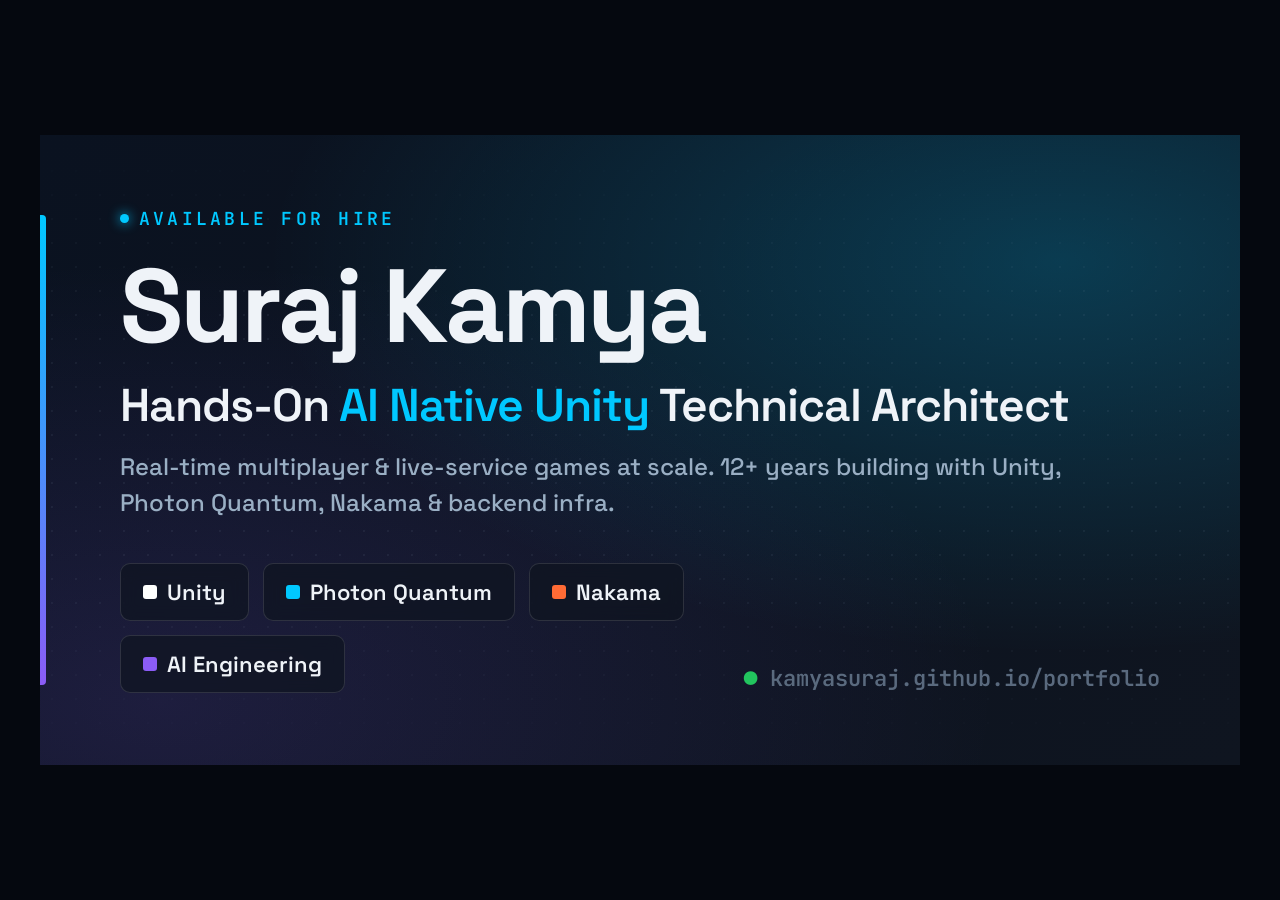
<file: assets/og.html>
<!DOCTYPE html>
<html lang="en">
<head>
<meta charset="UTF-8">
<title>OG Card — Suraj Kamya</title>
<link rel="preconnect" href="https://fonts.googleapis.com">
<link rel="preconnect" href="https://fonts.gstatic.com" crossorigin>
<link href="https://fonts.googleapis.com/css2?family=Space+Grotesk:wght@500;600;700&family=JetBrains+Mono:wght@500;600&display=swap" rel="stylesheet">
<style>
  *{margin:0;padding:0;box-sizing:border-box}
  html,body{background:#05080F}
  body{display:flex;align-items:center;justify-content:center;min-height:100vh}
  .card{
    width:1200px;height:630px;
    background:
      radial-gradient(ellipse at 85% 20%, rgba(0,200,255,.22) 0%, transparent 55%),
      radial-gradient(ellipse at 10% 90%, rgba(139,92,246,.14) 0%, transparent 55%),
      linear-gradient(135deg, #0A1220 0%, #0F1520 100%);
    position:relative;overflow:hidden;
    padding:72px 80px;
    font-family:'Space Grotesk',-apple-system,sans-serif;color:#EFF3F8;
    display:flex;flex-direction:column;justify-content:space-between;
  }
  .dot-grid{
    position:absolute;inset:0;
    background-image:radial-gradient(rgba(154,175,196,.08) 1px, transparent 1px);
    background-size:24px 24px;
    mask-image:linear-gradient(180deg, transparent 0, #000 30%, #000 70%, transparent 100%);
    pointer-events:none;
  }
  .accent-bar{
    position:absolute;left:0;top:80px;bottom:80px;width:6px;
    background:linear-gradient(180deg,#00C8FF 0%, #8B5CF6 100%);
    border-radius:0 4px 4px 0;
  }
  .top{position:relative;z-index:2}
  .eyebrow{
    display:inline-flex;align-items:center;gap:10px;
    font-family:'JetBrains Mono',monospace;font-size:18px;font-weight:600;
    color:#00C8FF;letter-spacing:.18em;text-transform:uppercase;
    margin-bottom:24px;
  }
  .eyebrow .dot{width:9px;height:9px;background:#00C8FF;border-radius:50%;box-shadow:0 0 12px #00C8FF}
  h1{
    font-size:104px;font-weight:700;line-height:1;letter-spacing:-3px;
    margin-bottom:22px;
  }
  .role{
    font-size:46px;font-weight:600;line-height:1.1;
    color:#EFF3F8;margin-bottom:18px;letter-spacing:-1px;
  }
  .role .accent{color:#00C8FF}
  .sub{
    font-size:24px;font-weight:500;color:#9AAFC4;line-height:1.5;
    max-width:980px;
  }
  .bottom{position:relative;z-index:2;display:flex;align-items:flex-end;justify-content:space-between;gap:24px}
  .logos{display:flex;align-items:center;gap:14px;flex-wrap:wrap}
  .chip{
    display:inline-flex;align-items:center;gap:10px;
    padding:14px 22px;border-radius:10px;
    background:rgba(15,21,32,.7);border:1px solid rgba(255,255,255,.12);
    font-size:22px;font-weight:600;color:#EFF3F8;
    backdrop-filter:blur(8px);
  }
  .chip .swatch{width:14px;height:14px;border-radius:3px}
  .chip.unity .swatch{background:#fff}
  .chip.nakama .swatch{background:#FF6B35}
  .chip.photon .swatch{background:#00C8FF}
  .chip.ai .swatch{background:#8B5CF6}
  .url{
    font-family:'JetBrains Mono',monospace;font-size:22px;font-weight:600;
    color:#5A6A7E;white-space:nowrap;
  }
  .url .live{color:#22C55E}
</style>
</head>
<body>
  <div class="card">
    <div class="dot-grid"></div>
    <div class="accent-bar"></div>

    <div class="top">
      <div class="eyebrow"><span class="dot"></span>Available for hire</div>
      <h1>Suraj Kamya</h1>
      <div class="role">Hands-On <span class="accent">AI Native Unity</span> Technical Architect</div>
      <div class="sub">Real-time multiplayer &amp; live-service games at scale. 12+ years building with Unity, Photon Quantum, Nakama &amp; backend infra.</div>
    </div>

    <div class="bottom">
      <div class="logos">
        <span class="chip unity"><span class="swatch"></span>Unity</span>
        <span class="chip photon"><span class="swatch"></span>Photon Quantum</span>
        <span class="chip nakama"><span class="swatch"></span>Nakama</span>
        <span class="chip ai"><span class="swatch"></span>AI Engineering</span>
      </div>
      <div class="url"><span class="live">●</span>&nbsp;kamyasuraj.github.io/portfolio</div>
    </div>
  </div>
</body>
</html>
</file>
<file: assets/css/mario-stats.css>
/* ============================================================
   Retro Mario theme + animated stats-bar stage
   - Subtle pixel-icon background pattern (body)
   - Mario stage overlaying the bottom of the stats bar
   - Pixelated character sprites with walk / jump / drag states
   ============================================================ */

/* ---------- Mario stage hosted inside the stats-bar ---------- */
.stats-bar { position: relative; }

.mario-stage {
  position: absolute;
  left: 0;
  right: 0;
  bottom: 0;
  height: 42px;
  pointer-events: none;
  z-index: 6;
}

/* faint ground line so characters look planted */
.mario-stage::after {
  content: '';
  position: absolute;
  left: 8px;
  right: 8px;
  bottom: 0;
  height: 2px;
  background: repeating-linear-gradient(
    90deg,
    rgba(0, 200, 255, 0.25) 0 6px,
    transparent 6px 12px
  );
  opacity: 0.5;
}

/* ---------- Character ---------- */
.mario-character {
  position: absolute;
  bottom: 2px;
  left: 0;
  width: 24px;
  height: 32px;
  pointer-events: auto;
  cursor: grab;
  user-select: none;
  -webkit-user-select: none;
  touch-action: none;
  will-change: transform;
  filter: drop-shadow(0 2px 0 rgba(0, 0, 0, 0.4));
}
.mario-character.grabbing,
.mario-character.dragging { cursor: grabbing; }
.mario-character.dragging {
  filter: drop-shadow(0 8px 12px rgba(0, 0, 0, 0.55));
  z-index: 9999;
}
.mario-character:hover .mario-sprite { filter: brightness(1.15); }

.mario-sprite {
  position: absolute;
  inset: 0;
  transform-origin: 50% 100%;
  transition: filter 0.15s;
}
.mario-character.face-left .mario-sprite { transform: scaleX(-1); }

.mario-frame {
  position: absolute;
  inset: 0;
}
.mario-frame svg {
  width: 100%;
  height: 100%;
  display: block;
  image-rendering: pixelated;
  image-rendering: -moz-crisp-edges;
}
.mario-frame-b { display: none; }
.mario-character.step-b .mario-frame-a { display: none; }
.mario-character.step-b .mario-frame-b { display: block; }

/* ---------- Animation states ---------- */
.mario-character.jump .mario-sprite {
  animation: mario-jump 0.5s ease-out;
}
.mario-character.face-left.jump .mario-sprite {
  animation: mario-jump-left 0.5s ease-out;
}
.mario-character.teased .mario-sprite {
  animation: mario-tease 0.6s ease-out;
}
.mario-character.face-left.teased .mario-sprite {
  animation: mario-tease-left 0.6s ease-out;
}
.mario-character.spawning { animation: mario-spawn 0.5s ease-out; }
.mario-character.vanishing { animation: mario-vanish 0.32s ease-in forwards; }
.mario-character.squished .mario-sprite {
  animation: mario-squish 0.28s ease-out forwards;
}

@keyframes mario-jump {
  0%, 100% { transform: translateY(0); }
  50%      { transform: translateY(-18px); }
}
@keyframes mario-jump-left {
  0%, 100% { transform: scaleX(-1) translateY(0); }
  50%      { transform: scaleX(-1) translateY(-18px); }
}
@keyframes mario-tease {
  0%   { transform: translateY(0) rotate(0); }
  25%  { transform: translateY(-14px) rotate(-14deg); }
  55%  { transform: translateY(-22px) rotate(12deg); }
  80%  { transform: translateY(-8px)  rotate(-6deg); }
  100% { transform: translateY(0) rotate(0); }
}
@keyframes mario-tease-left {
  0%   { transform: scaleX(-1) translateY(0) rotate(0); }
  25%  { transform: scaleX(-1) translateY(-14px) rotate(14deg); }
  55%  { transform: scaleX(-1) translateY(-22px) rotate(-12deg); }
  80%  { transform: scaleX(-1) translateY(-8px)  rotate(6deg); }
  100% { transform: scaleX(-1) translateY(0) rotate(0); }
}
@keyframes mario-spawn {
  0%   { opacity: 0; }
  60%  { opacity: 1; }
  100% { opacity: 1; }
}
@keyframes mario-vanish {
  to { opacity: 0; filter: brightness(2); }
}
@keyframes mario-squish {
  0%   { transform: scaleY(1); }
  100% { transform: scaleY(0.25) translateY(12px); }
}

/* ---------- Speech bubble ---------- */
.mario-bubble {
  position: absolute;
  left: 50%;
  bottom: calc(100% + 4px);
  transform: translateX(-50%);
  background: #fff;
  color: #111;
  font-family: 'JetBrains Mono', monospace;
  font-size: 9px;
  font-weight: 700;
  letter-spacing: 0.04em;
  padding: 3px 6px;
  border-radius: 4px;
  white-space: nowrap;
  pointer-events: none;
  box-shadow: 0 2px 0 rgba(0, 0, 0, 0.4);
  animation: bubble-pop 0.22s ease-out;
}
.mario-bubble::after {
  content: '';
  position: absolute;
  left: 50%;
  top: 100%;
  margin-left: -3px;
  border: 3px solid transparent;
  border-top-color: #fff;
}
.mario-bubble[hidden] { display: none; }
@keyframes bubble-pop {
  0%   { transform: translateX(-50%) scale(0); }
  100% { transform: translateX(-50%) scale(1); }
}

/* ---------- Star/dust on tease ---------- */
.mario-spark {
  position: absolute;
  width: 4px;
  height: 4px;
  background: var(--amber, #FFB700);
  pointer-events: none;
  animation: spark-fly 0.7s ease-out forwards;
}
@keyframes spark-fly {
  0%   { opacity: 1; transform: translate(0, 0) scale(1); }
  100% { opacity: 0; transform: var(--spark-end, translate(20px, -20px) scale(0.4)); }
}

/* ---------- Reduce motion preference ---------- */
@media (prefers-reduced-motion: reduce) {
  .mario-stage { display: none; }
}

/* ---------- Mobile: hide stage on tiny screens to keep stats clean ---------- */
@media (max-width: 540px) {
  .mario-stage { height: 36px; }
}
</file>
